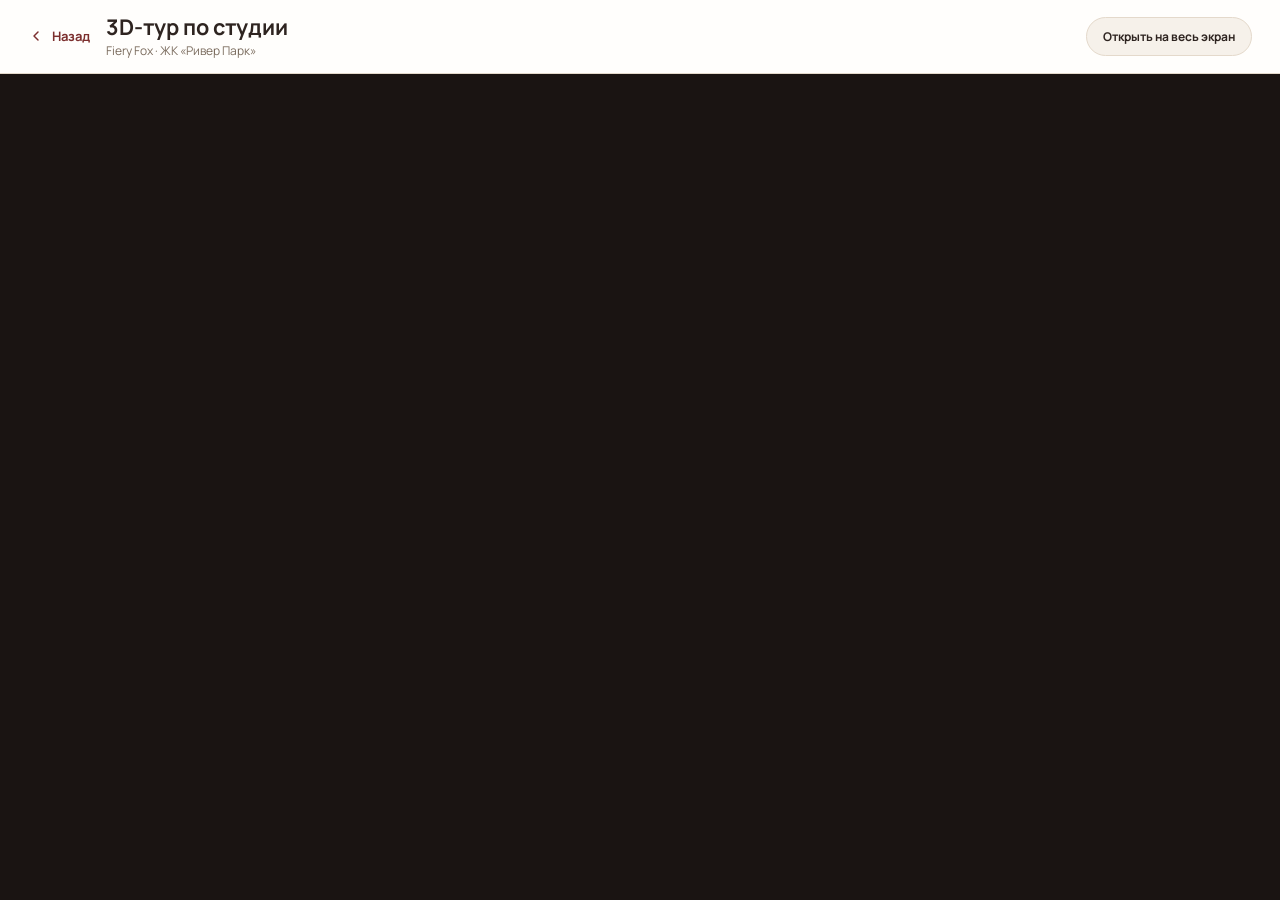
<file: 3dtour/index.html>
<!DOCTYPE html>
<html lang="ru">

<head>
  <meta charset="utf-8">
  <meta name="viewport" content="width=device-width, initial-scale=1.0">
  <meta name="robots" content="noindex, nofollow">
  <title>3D-тур по студии – Fiery Fox</title>
  <meta name="description" content="3D-тур по студии Fiery Fox в ЖК «Ривер Парк».">
  <meta name="theme-color" content="#7C2F2E">

  <link rel="icon" sizes="any" href="../logos/favicon.ico">
  <link rel="icon" type="image/png" sizes="32x32" href="../logos/favicon-32x32.png">
  <link rel="apple-touch-icon" sizes="180x180" href="../logos/apple-touch-icon.png">
  <link rel="preload" href="../fonts/manrope-cyrillic.woff2" as="font" type="font/woff2" crossorigin>
  <link rel="preload" href="../fonts/manrope-latin.woff2" as="font" type="font/woff2" crossorigin>
  <link rel="stylesheet" href="../css/fonts.css">
  <link rel="stylesheet" href="../css/tour.css">
</head>

<body>
  <header class="tour-bar">
    <div class="tour-bar-left">
      <a class="back" href="../#gallery">
        <svg viewBox="0 0 24 24" fill="none" stroke="currentColor" stroke-width="2.2" stroke-linecap="round"
          stroke-linejoin="round" aria-hidden="true">
          <path d="M15 18l-6-6 6-6" />
        </svg>
        Назад
      </a>
      <div class="tour-title">
        <h1>3D-тур по студии</h1>
        <p>Fiery Fox · ЖК «Ривер Парк»</p>
      </div>
    </div>
    <a class="tour-open" href="https://fieryfoxnails.ru/tour_studiya_fiery_fox_nail_art_house_by_natalya_kaptelina/index.html"
      target="_blank" rel="noopener">Открыть на весь экран</a>
  </header>

  <main class="tour-frame">
    <iframe
      src="https://fieryfoxnails.ru/tour_studiya_fiery_fox_nail_art_house_by_natalya_kaptelina/index.html"
      title="3D-тур по студии Fiery Fox"
      allowfullscreen
      loading="eager"
      referrerpolicy="no-referrer-when-downgrade"></iframe>
  </main>
</body>

</html>
</file>
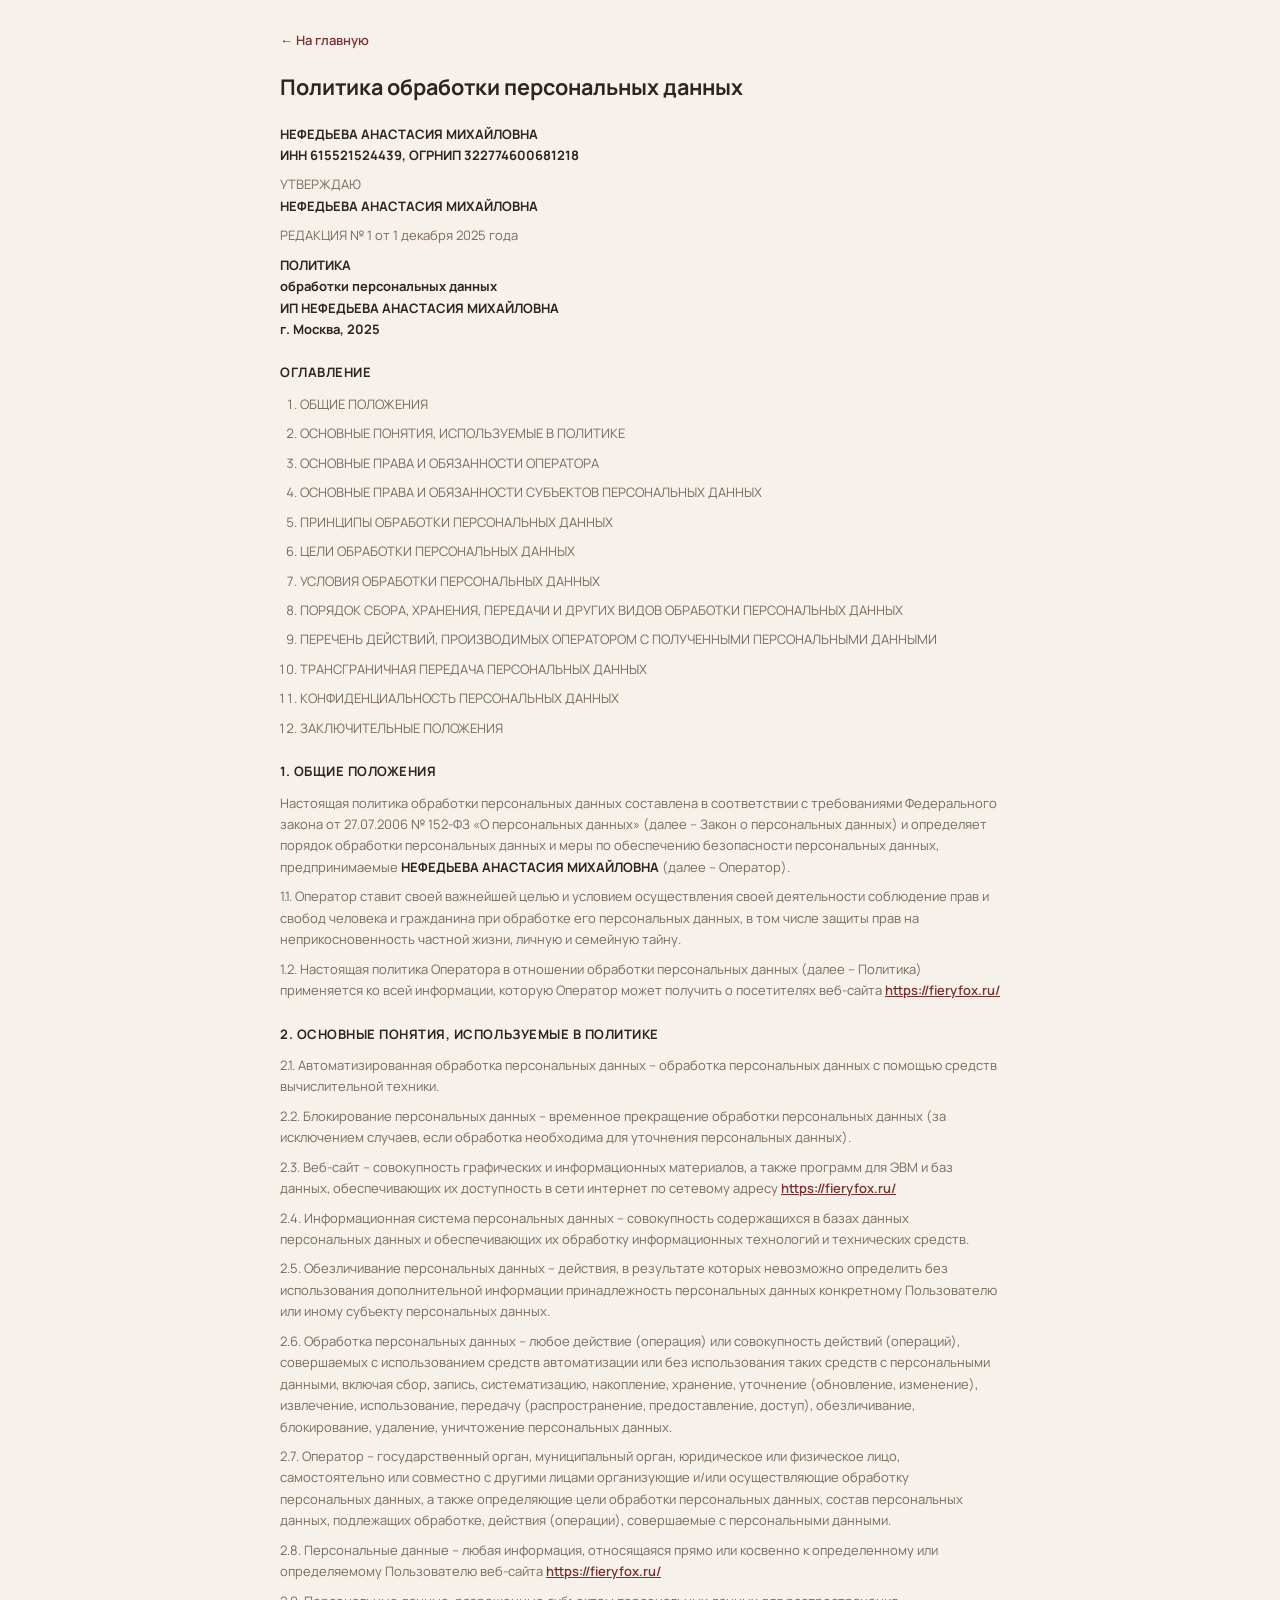
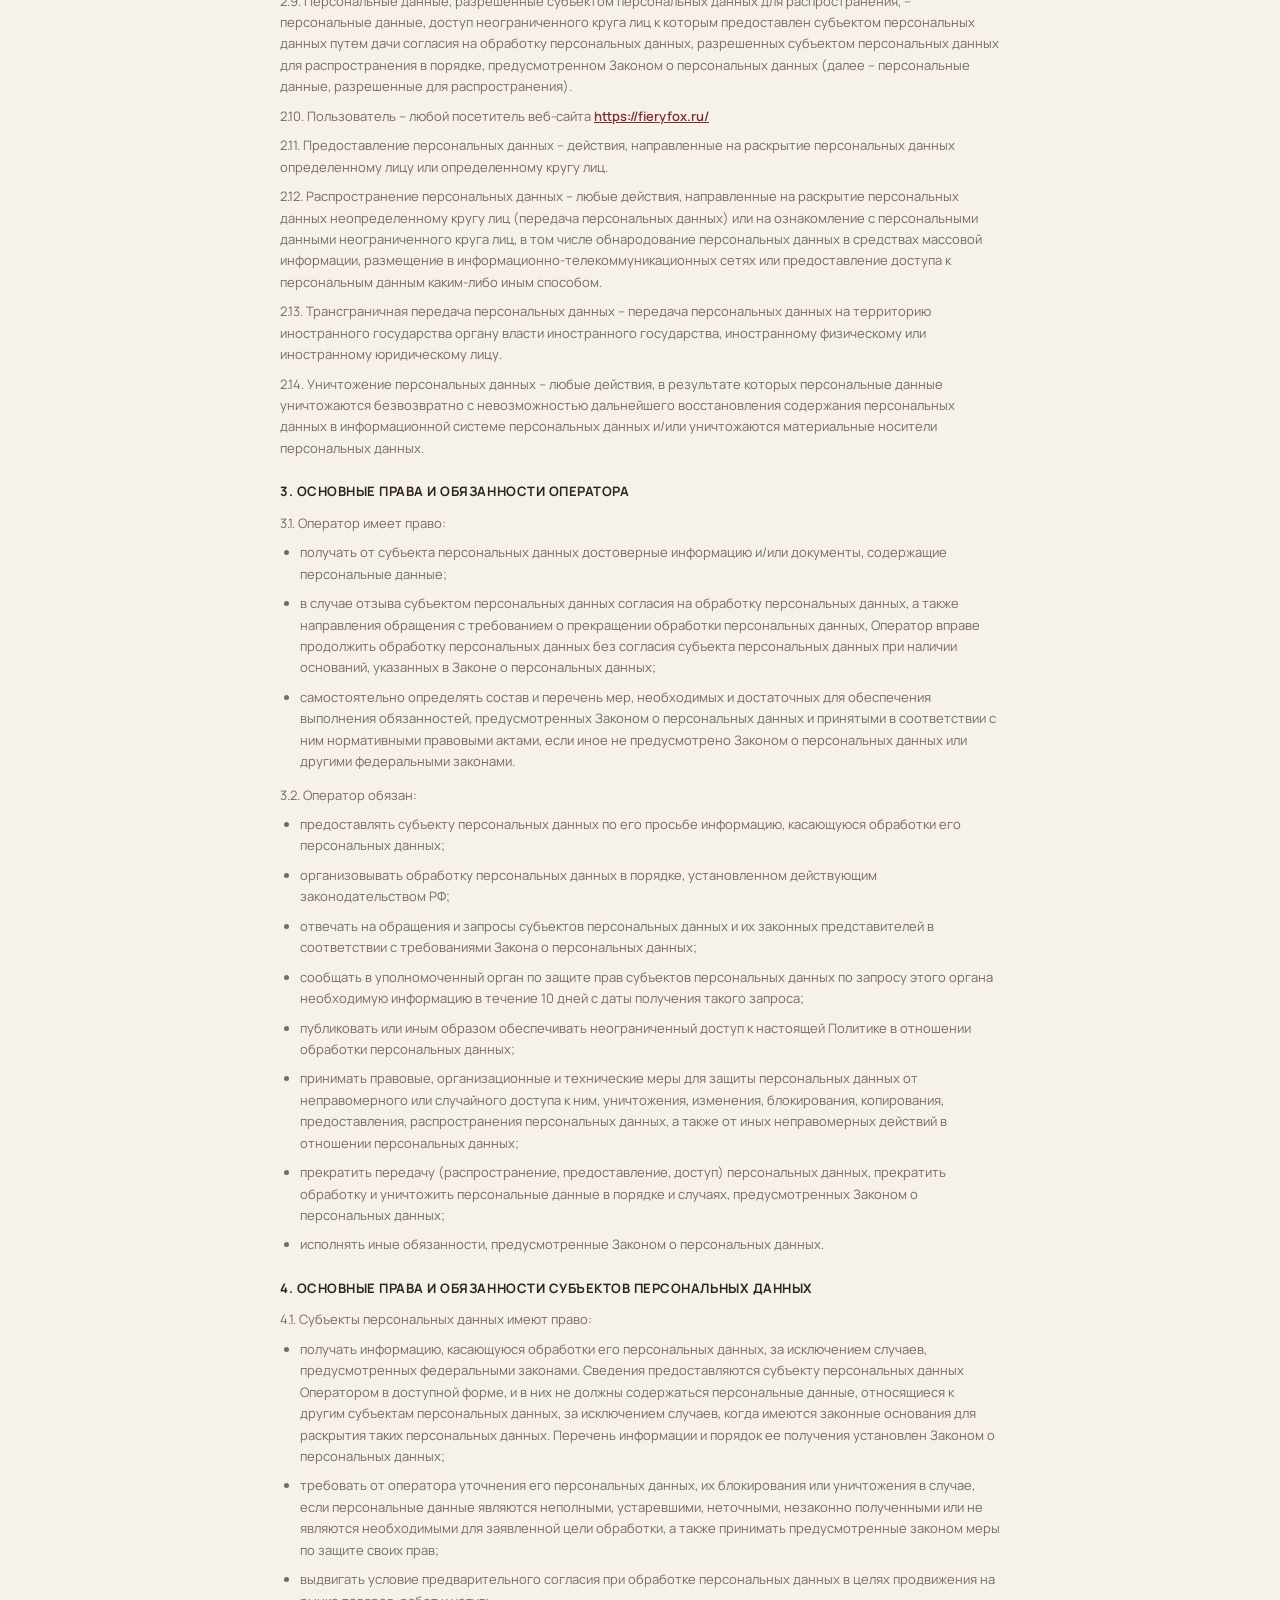
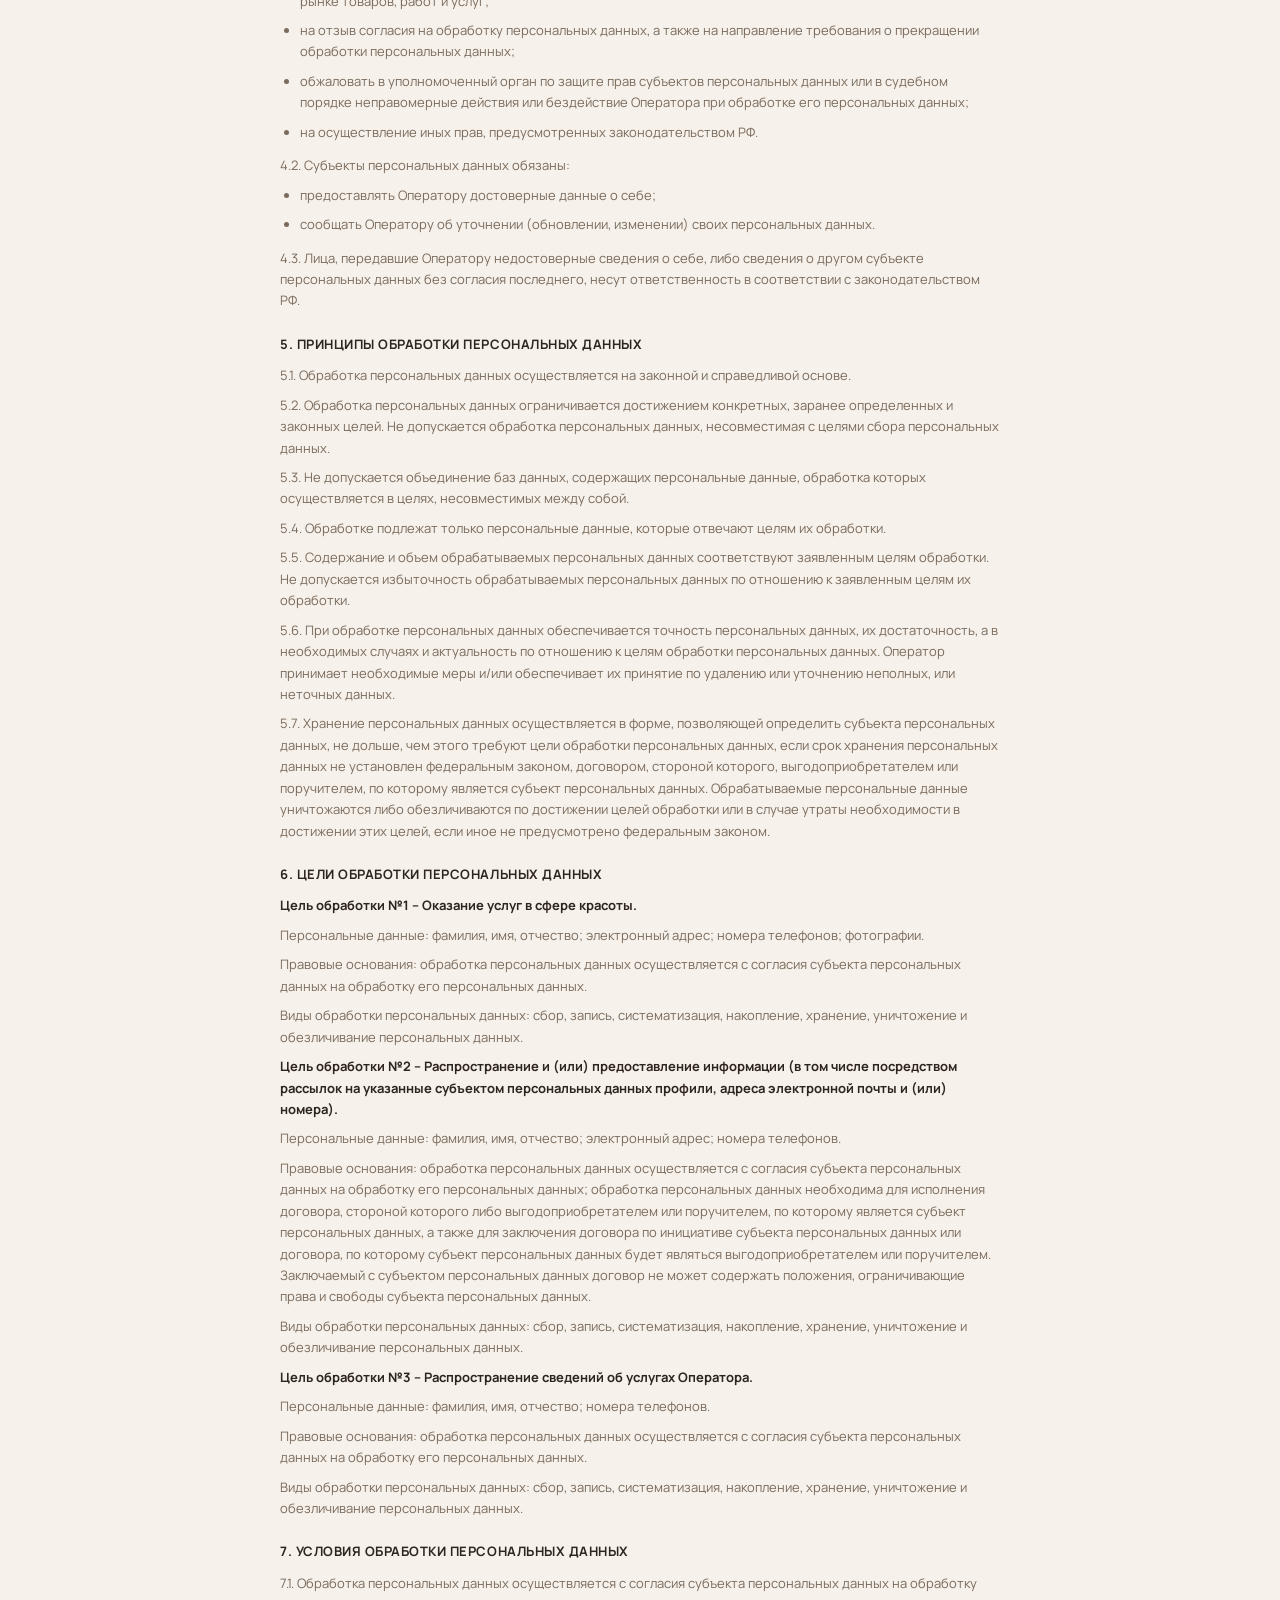
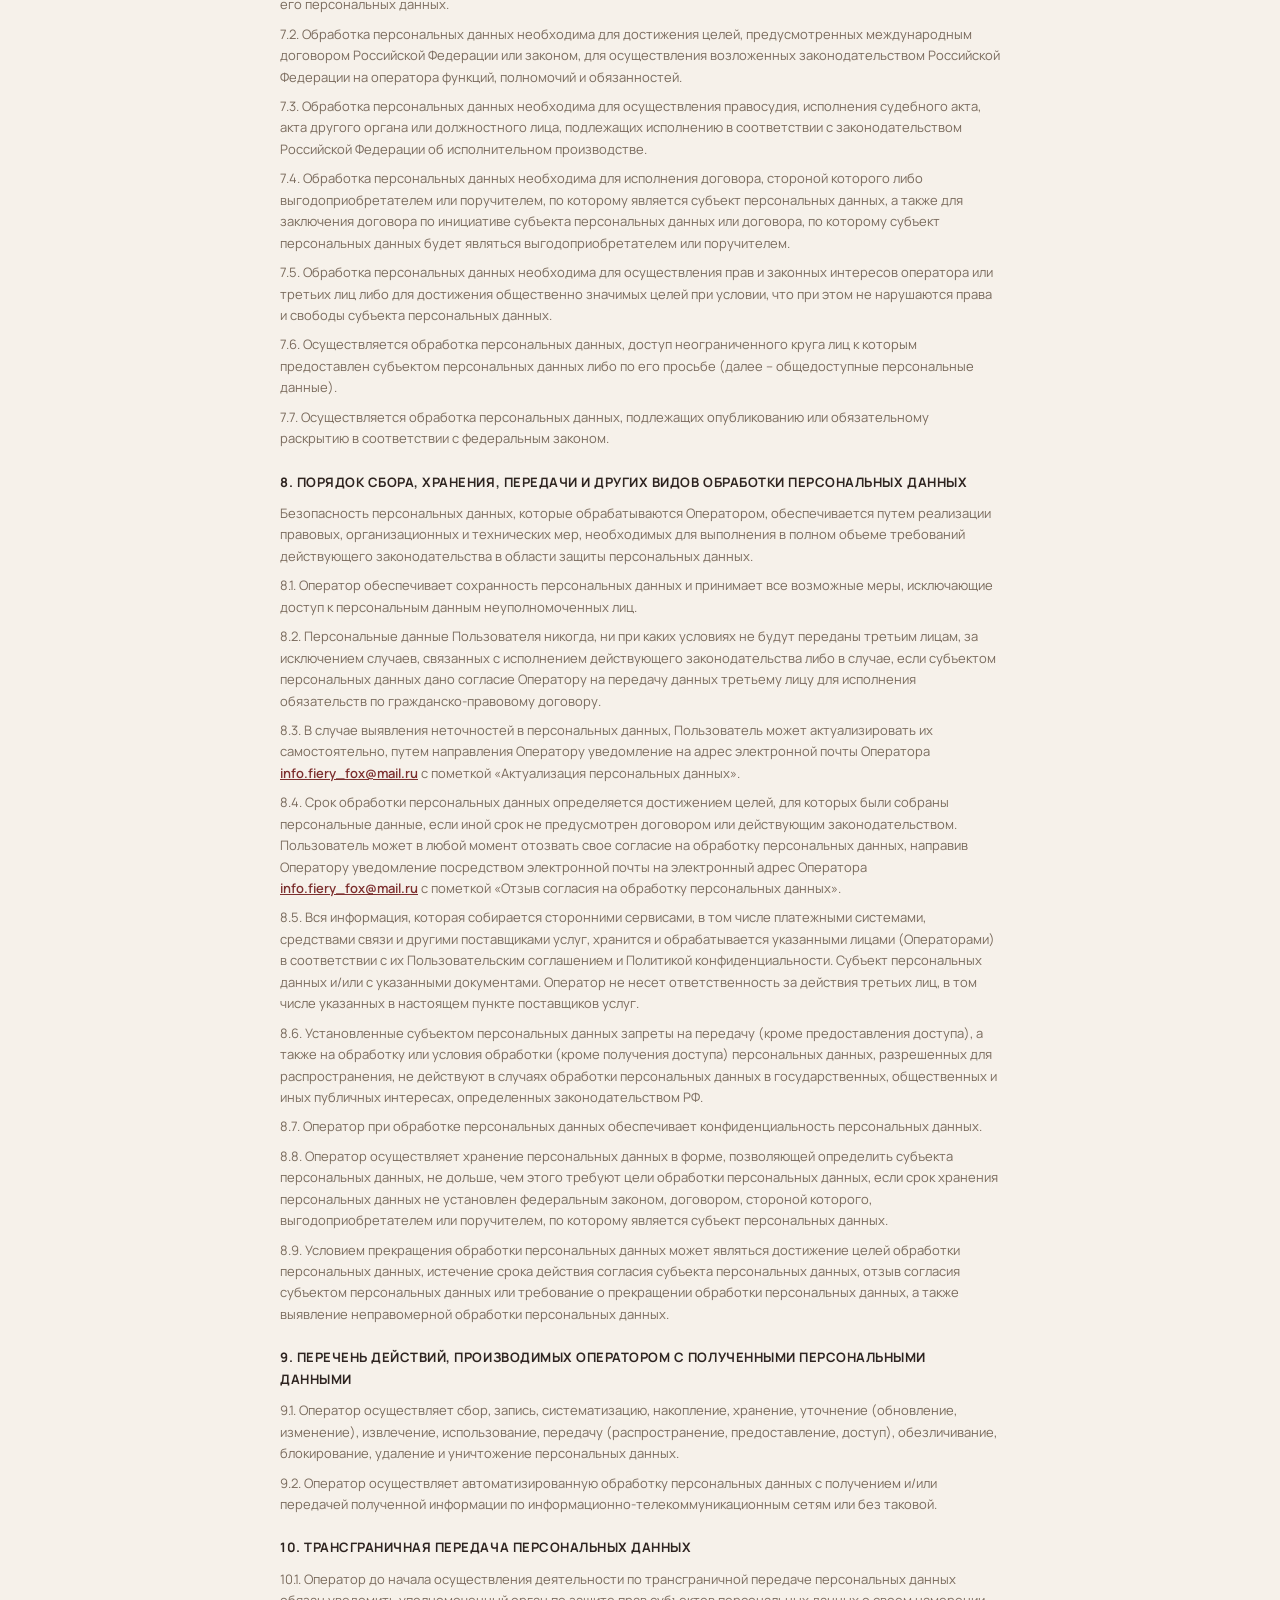
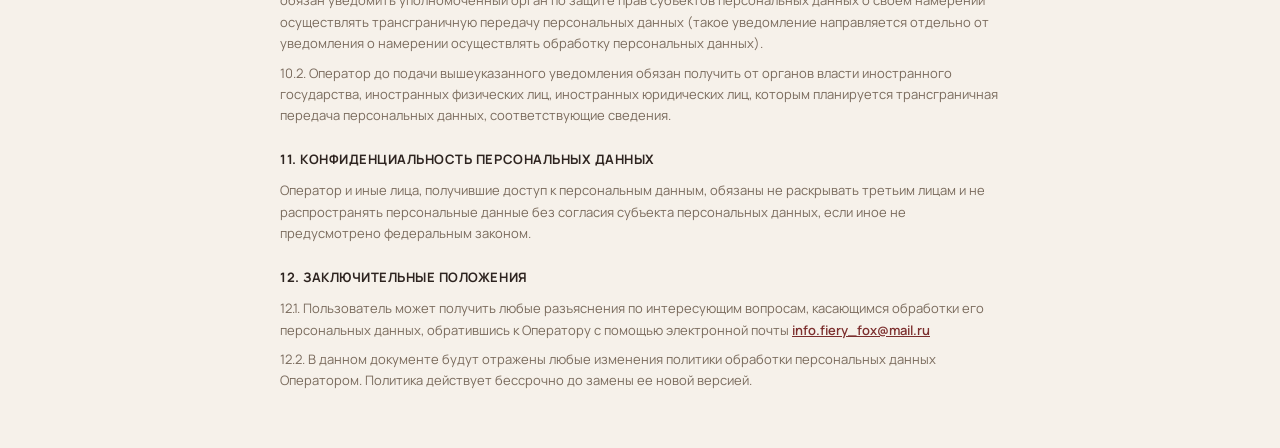
<file: privacy-policy/index.html>
<!DOCTYPE html>
<html lang="ru">

<head>
  <meta charset="utf-8">
  <meta name="viewport" content="width=device-width, initial-scale=1.0">
  <meta name="robots" content="noindex, nofollow">
  <title>Политика обработки персональных данных</title>
  <meta name="description" content="Политика обработки персональных данных Fiery Fox">
  <meta name="theme-color" content="#7C2F2E">

  <link rel="icon" sizes="any" href="../logos/favicon.ico">
  <link rel="icon" type="image/png" sizes="32x32" href="../logos/favicon-32x32.png">
  <link rel="apple-touch-icon" sizes="180x180" href="../logos/apple-touch-icon.png">
  <link rel="preload" href="../fonts/manrope-cyrillic.woff2" as="font" type="font/woff2" crossorigin>
  <link rel="preload" href="../fonts/manrope-latin.woff2" as="font" type="font/woff2" crossorigin>
  <link rel="stylesheet" href="../css/fonts.css">
  <link rel="stylesheet" href="../css/simple.css">
</head>

<body>
  <div class="wrap doc">
    <a class="back" href="../">← На главную</a>
    <h1>Политика обработки персональных данных</h1>
    <p><strong>НЕФЕДЬЕВА АНАСТАСИЯ МИХАЙЛОВНА</strong><br>
      <strong>ИНН 615521524439, ОГРНИП 322774600681218</strong>
    </p>

    <p>УТВЕРЖДАЮ<br>
      <strong>НЕФЕДЬЕВА АНАСТАСИЯ МИХАЙЛОВНА</strong>
    </p>

    <p>РЕДАКЦИЯ № 1 от 1 декабря 2025 года</p>

    <p><strong>ПОЛИТИКА</strong><br>
      <strong>обработки персональных данных</strong><br>
      <strong>ИП НЕФЕДЬЕВА АНАСТАСИЯ МИХАЙЛОВНА</strong><br>
      <strong>г. Москва, 2025</strong>
    </p>

    <h4>ОГЛАВЛЕНИЕ</h4>
    <ol>
      <li>ОБЩИЕ ПОЛОЖЕНИЯ</li>
      <li>ОСНОВНЫЕ ПОНЯТИЯ, ИСПОЛЬЗУЕМЫЕ В ПОЛИТИКЕ</li>
      <li>ОСНОВНЫЕ ПРАВА И ОБЯЗАННОСТИ ОПЕРАТОРА</li>
      <li>ОСНОВНЫЕ ПРАВА И ОБЯЗАННОСТИ СУБЪЕКТОВ ПЕРСОНАЛЬНЫХ ДАННЫХ</li>
      <li>ПРИНЦИПЫ ОБРАБОТКИ ПЕРСОНАЛЬНЫХ ДАННЫХ</li>
      <li>ЦЕЛИ ОБРАБОТКИ ПЕРСОНАЛЬНЫХ ДАННЫХ</li>
      <li>УСЛОВИЯ ОБРАБОТКИ ПЕРСОНАЛЬНЫХ ДАННЫХ</li>
      <li>ПОРЯДОК СБОРА, ХРАНЕНИЯ, ПЕРЕДАЧИ И ДРУГИХ ВИДОВ ОБРАБОТКИ ПЕРСОНАЛЬНЫХ ДАННЫХ</li>
      <li>ПЕРЕЧЕНЬ ДЕЙСТВИЙ, ПРОИЗВОДИМЫХ ОПЕРАТОРОМ С ПОЛУЧЕННЫМИ ПЕРСОНАЛЬНЫМИ ДАННЫМИ</li>
      <li>ТРАНСГРАНИЧНАЯ ПЕРЕДАЧА ПЕРСОНАЛЬНЫХ ДАННЫХ</li>
      <li>КОНФИДЕНЦИАЛЬНОСТЬ ПЕРСОНАЛЬНЫХ ДАННЫХ</li>
      <li>ЗАКЛЮЧИТЕЛЬНЫЕ ПОЛОЖЕНИЯ</li>
    </ol>

    <h4>1. ОБЩИЕ ПОЛОЖЕНИЯ</h4>
    <p>Настоящая политика обработки персональных данных составлена в соответствии с требованиями Федерального закона от
      27.07.2006 № 152-ФЗ «О персональных данных» (далее – Закон о персональных данных) и определяет порядок обработки
      персональных данных и меры по обеспечению безопасности персональных данных, предпринимаемые <strong>НЕФЕДЬЕВА
        АНАСТАСИЯ МИХАЙЛОВНА</strong> (далее – Оператор).</p>
    <p>1.1. Оператор ставит своей важнейшей целью и условием осуществления своей деятельности соблюдение прав и свобод
      человека и гражданина при обработке его персональных данных, в том числе защиты прав на неприкосновенность частной
      жизни, личную и семейную тайну.</p>
    <p>1.2. Настоящая политика Оператора в отношении обработки персональных данных (далее – Политика) применяется ко
      всей
      информации, которую Оператор может получить о посетителях веб-сайта <a
        href="https://fieryfox.ru/">https://fieryfox.ru/</a></p>

    <h4>2. ОСНОВНЫЕ ПОНЯТИЯ, ИСПОЛЬЗУЕМЫЕ В ПОЛИТИКЕ</h4>
    <p>2.1. Автоматизированная обработка персональных данных – обработка персональных данных с помощью средств
      вычислительной техники.</p>
    <p>2.2. Блокирование персональных данных – временное прекращение обработки персональных данных (за исключением
      случаев,
      если обработка необходима для уточнения персональных данных).</p>
    <p>2.3. Веб-сайт – совокупность графических и информационных материалов, а также программ для ЭВМ и баз данных,
      обеспечивающих их доступность в сети интернет по сетевому адресу <a
        href="https://fieryfox.ru/">https://fieryfox.ru/</a></p>
    <p>2.4. Информационная система персональных данных – совокупность содержащихся в базах данных персональных данных и
      обеспечивающих их обработку информационных технологий и технических средств.</p>
    <p>2.5. Обезличивание персональных данных – действия, в результате которых невозможно определить без использования
      дополнительной информации принадлежность персональных данных конкретному Пользователю или иному субъекту
      персональных
      данных.</p>
    <p>2.6. Обработка персональных данных – любое действие (операция) или совокупность действий (операций), совершаемых
      с
      использованием средств автоматизации или без использования таких средств с персональными данными, включая сбор,
      запись, систематизацию, накопление, хранение, уточнение (обновление, изменение), извлечение, использование,
      передачу
      (распространение, предоставление, доступ), обезличивание, блокирование, удаление, уничтожение персональных данных.
    </p>
    <p>2.7. Оператор – государственный орган, муниципальный орган, юридическое или физическое лицо, самостоятельно или
      совместно с другими лицами организующие и/или осуществляющие обработку персональных данных, а также определяющие
      цели
      обработки персональных данных, состав персональных данных, подлежащих обработке, действия (операции), совершаемые
      с
      персональными данными.</p>
    <p>2.8. Персональные данные – любая информация, относящаяся прямо или косвенно к определенному или определяемому
      Пользователю веб-сайта <a href="https://fieryfox.ru/">https://fieryfox.ru/</a></p>
    <p>2.9. Персональные данные, разрешенные субъектом персональных данных для распространения, – персональные данные,
      доступ неограниченного круга лиц к которым предоставлен субъектом персональных данных путем дачи согласия на
      обработку
      персональных данных, разрешенных субъектом персональных данных для распространения в порядке, предусмотренном
      Законом
      о персональных данных (далее – персональные данные, разрешенные для распространения).</p>
    <p>2.10. Пользователь – любой посетитель веб-сайта <a href="https://fieryfox.ru/">https://fieryfox.ru/</a>
    </p>
    <p>2.11. Предоставление персональных данных – действия, направленные на раскрытие персональных данных определенному
      лицу
      или определенному кругу лиц.</p>
    <p>2.12. Распространение персональных данных – любые действия, направленные на раскрытие персональных данных
      неопределенному кругу лиц (передача персональных данных) или на ознакомление с персональными данными
      неограниченного
      круга лиц, в том числе обнародование персональных данных в средствах массовой информации, размещение в
      информационно-телекоммуникационных сетях или предоставление доступа к персональным данным каким-либо иным
      способом.
    </p>
    <p>2.13. Трансграничная передача персональных данных – передача персональных данных на территорию иностранного
      государства органу власти иностранного государства, иностранному физическому или иностранному юридическому лицу.
    </p>
    <p>2.14. Уничтожение персональных данных – любые действия, в результате которых персональные данные уничтожаются
      безвозвратно с невозможностью дальнейшего восстановления содержания персональных данных в информационной системе
      персональных данных и/или уничтожаются материальные носители персональных данных.</p>

    <h4>3. ОСНОВНЫЕ ПРАВА И ОБЯЗАННОСТИ ОПЕРАТОРА</h4>
    <p>3.1. Оператор имеет право:</p>
    <ul>
      <li>получать от субъекта персональных данных достоверные информацию и/или документы, содержащие персональные
        данные;
      </li>
      <li>в случае отзыва субъектом персональных данных согласия на обработку персональных данных, а также направления
        обращения с требованием о прекращении обработки персональных данных, Оператор вправе продолжить обработку
        персональных данных без согласия субъекта персональных данных при наличии оснований, указанных в Законе о
        персональных данных;</li>
      <li>самостоятельно определять состав и перечень мер, необходимых и достаточных для обеспечения выполнения
        обязанностей, предусмотренных Законом о персональных данных и принятыми в соответствии с ним нормативными
        правовыми
        актами, если иное не предусмотрено Законом о персональных данных или другими федеральными законами.</li>
    </ul>
    <p>3.2. Оператор обязан:</p>
    <ul>
      <li>предоставлять субъекту персональных данных по его просьбе информацию, касающуюся обработки его персональных
        данных;</li>
      <li>организовывать обработку персональных данных в порядке, установленном действующим законодательством РФ;</li>
      <li>отвечать на обращения и запросы субъектов персональных данных и их законных представителей в соответствии с
        требованиями Закона о персональных данных;</li>
      <li>сообщать в уполномоченный орган по защите прав субъектов персональных данных по запросу этого органа
        необходимую
        информацию в течение 10 дней с даты получения такого запроса;</li>
      <li>публиковать или иным образом обеспечивать неограниченный доступ к настоящей Политике в отношении обработки
        персональных данных;</li>
      <li>принимать правовые, организационные и технические меры для защиты персональных данных от неправомерного или
        случайного доступа к ним, уничтожения, изменения, блокирования, копирования, предоставления, распространения
        персональных данных, а также от иных неправомерных действий в отношении персональных данных;</li>
      <li>прекратить передачу (распространение, предоставление, доступ) персональных данных, прекратить обработку и
        уничтожить персональные данные в порядке и случаях, предусмотренных Законом о персональных данных;</li>
      <li>исполнять иные обязанности, предусмотренные Законом о персональных данных.</li>
    </ul>

    <h4>4. ОСНОВНЫЕ ПРАВА И ОБЯЗАННОСТИ СУБЪЕКТОВ ПЕРСОНАЛЬНЫХ ДАННЫХ</h4>
    <p>4.1. Субъекты персональных данных имеют право:</p>
    <ul>
      <li>получать информацию, касающуюся обработки его персональных данных, за исключением случаев, предусмотренных
        федеральными законами. Сведения предоставляются субъекту персональных данных Оператором в доступной форме, и в
        них
        не должны содержаться персональные данные, относящиеся к другим субъектам персональных данных, за исключением
        случаев, когда имеются законные основания для раскрытия таких персональных данных. Перечень информации и порядок
        ее
        получения установлен Законом о персональных данных;</li>
      <li>требовать от оператора уточнения его персональных данных, их блокирования или уничтожения в случае, если
        персональные данные являются неполными, устаревшими, неточными, незаконно полученными или не являются
        необходимыми
        для заявленной цели обработки, а также принимать предусмотренные законом меры по защите своих прав;</li>
      <li>выдвигать условие предварительного согласия при обработке персональных данных в целях продвижения на рынке
        товаров, работ и услуг;</li>
      <li>на отзыв согласия на обработку персональных данных, а также на направление требования о прекращении обработки
        персональных данных;</li>
      <li>обжаловать в уполномоченный орган по защите прав субъектов персональных данных или в судебном порядке
        неправомерные действия или бездействие Оператора при обработке его персональных данных;</li>
      <li>на осуществление иных прав, предусмотренных законодательством РФ.</li>
    </ul>
    <p>4.2. Субъекты персональных данных обязаны:</p>
    <ul>
      <li>предоставлять Оператору достоверные данные о себе;</li>
      <li>сообщать Оператору об уточнении (обновлении, изменении) своих персональных данных.</li>
    </ul>
    <p>4.3. Лица, передавшие Оператору недостоверные сведения о себе, либо сведения о другом субъекте персональных
      данных
      без согласия последнего, несут ответственность в соответствии с законодательством РФ.</p>

    <h4>5. ПРИНЦИПЫ ОБРАБОТКИ ПЕРСОНАЛЬНЫХ ДАННЫХ</h4>
    <p>5.1. Обработка персональных данных осуществляется на законной и справедливой основе.</p>
    <p>5.2. Обработка персональных данных ограничивается достижением конкретных, заранее определенных и законных целей.
      Не
      допускается обработка персональных данных, несовместимая с целями сбора персональных данных.</p>
    <p>5.3. Не допускается объединение баз данных, содержащих персональные данные, обработка которых осуществляется в
      целях,
      несовместимых между собой.</p>
    <p>5.4. Обработке подлежат только персональные данные, которые отвечают целям их обработки.</p>
    <p>5.5. Содержание и объем обрабатываемых персональных данных соответствуют заявленным целям обработки. Не
      допускается
      избыточность обрабатываемых персональных данных по отношению к заявленным целям их обработки.</p>
    <p>5.6. При обработке персональных данных обеспечивается точность персональных данных, их достаточность, а в
      необходимых
      случаях и актуальность по отношению к целям обработки персональных данных. Оператор принимает необходимые меры
      и/или
      обеспечивает их принятие по удалению или уточнению неполных, или неточных данных.</p>
    <p>5.7. Хранение персональных данных осуществляется в форме, позволяющей определить субъекта персональных данных, не
      дольше, чем этого требуют цели обработки персональных данных, если срок хранения персональных данных не установлен
      федеральным законом, договором, стороной которого, выгодоприобретателем или поручителем, по которому является
      субъект
      персональных данных. Обрабатываемые персональные данные уничтожаются либо обезличиваются по достижении целей
      обработки
      или в случае утраты необходимости в достижении этих целей, если иное не предусмотрено федеральным законом.</p>

    <h4>6. ЦЕЛИ ОБРАБОТКИ ПЕРСОНАЛЬНЫХ ДАННЫХ</h4>
    <p><strong>Цель обработки №1 – Оказание услуг в сфере красоты.</strong></p>
    <p>Персональные данные: фамилия, имя, отчество; электронный адрес; номера телефонов; фотографии.</p>
    <p>Правовые основания: обработка персональных данных осуществляется с согласия субъекта персональных данных на
      обработку
      его персональных данных.</p>
    <p>Виды обработки персональных данных: сбор, запись, систематизация, накопление, хранение, уничтожение и
      обезличивание
      персональных данных.</p>

    <p><strong>Цель обработки №2 – Распространение и (или) предоставление информации (в том числе посредством рассылок
        на
        указанные субъектом персональных данных профили, адреса электронной почты и (или) номера).</strong></p>
    <p>Персональные данные: фамилия, имя, отчество; электронный адрес; номера телефонов.</p>
    <p>Правовые основания: обработка персональных данных осуществляется с согласия субъекта персональных данных на
      обработку
      его персональных данных; обработка персональных данных необходима для исполнения договора, стороной которого либо
      выгодоприобретателем или поручителем, по которому является субъект персональных данных, а также для заключения
      договора по инициативе субъекта персональных данных или договора, по которому субъект персональных данных будет
      являться выгодоприобретателем или поручителем. Заключаемый с субъектом персональных данных договор не может
      содержать
      положения, ограничивающие права и свободы субъекта персональных данных.</p>
    <p>Виды обработки персональных данных: сбор, запись, систематизация, накопление, хранение, уничтожение и
      обезличивание
      персональных данных.</p>

    <p><strong>Цель обработки №3 – Распространение сведений об услугах Оператора.</strong></p>
    <p>Персональные данные: фамилия, имя, отчество; номера телефонов.</p>
    <p>Правовые основания: обработка персональных данных осуществляется с согласия субъекта персональных данных на
      обработку
      его персональных данных.</p>
    <p>Виды обработки персональных данных: сбор, запись, систематизация, накопление, хранение, уничтожение и
      обезличивание
      персональных данных.</p>

    <h4>7. УСЛОВИЯ ОБРАБОТКИ ПЕРСОНАЛЬНЫХ ДАННЫХ</h4>
    <p>7.1. Обработка персональных данных осуществляется с согласия субъекта персональных данных на обработку его
      персональных данных.</p>
    <p>7.2. Обработка персональных данных необходима для достижения целей, предусмотренных международным договором
      Российской Федерации или законом, для осуществления возложенных законодательством Российской Федерации на
      оператора
      функций, полномочий и обязанностей.</p>
    <p>7.3. Обработка персональных данных необходима для осуществления правосудия, исполнения судебного акта, акта
      другого
      органа или должностного лица, подлежащих исполнению в соответствии с законодательством Российской Федерации об
      исполнительном производстве.</p>
    <p>7.4. Обработка персональных данных необходима для исполнения договора, стороной которого либо
      выгодоприобретателем
      или поручителем, по которому является субъект персональных данных, а также для заключения договора по инициативе
      субъекта персональных данных или договора, по которому субъект персональных данных будет являться
      выгодоприобретателем
      или поручителем.</p>
    <p>7.5. Обработка персональных данных необходима для осуществления прав и законных интересов оператора или третьих
      лиц
      либо для достижения общественно значимых целей при условии, что при этом не нарушаются права и свободы субъекта
      персональных данных.</p>
    <p>7.6. Осуществляется обработка персональных данных, доступ неограниченного круга лиц к которым предоставлен
      субъектом
      персональных данных либо по его просьбе (далее – общедоступные персональные данные).</p>
    <p>7.7. Осуществляется обработка персональных данных, подлежащих опубликованию или обязательному раскрытию в
      соответствии с федеральным законом.</p>

    <h4>8. ПОРЯДОК СБОРА, ХРАНЕНИЯ, ПЕРЕДАЧИ И ДРУГИХ ВИДОВ ОБРАБОТКИ ПЕРСОНАЛЬНЫХ ДАННЫХ</h4>
    <p>Безопасность персональных данных, которые обрабатываются Оператором, обеспечивается путем реализации правовых,
      организационных и технических мер, необходимых для выполнения в полном объеме требований действующего
      законодательства
      в области защиты персональных данных.</p>
    <p>8.1. Оператор обеспечивает сохранность персональных данных и принимает все возможные меры, исключающие доступ к
      персональным данным неуполномоченных лиц.</p>
    <p>8.2. Персональные данные Пользователя никогда, ни при каких условиях не будут переданы третьим лицам, за
      исключением
      случаев, связанных с исполнением действующего законодательства либо в случае, если субъектом персональных данных
      дано
      согласие Оператору на передачу данных третьему лицу для исполнения обязательств по гражданско-правовому договору.
    </p>
    <p>8.3. В случае выявления неточностей в персональных данных, Пользователь может актуализировать их самостоятельно,
      путем направления Оператору уведомление на адрес электронной почты Оператора <a
        href="mailto:info.fiery_fox@mail.ru">info.fiery_fox@mail.ru</a> с пометкой «Актуализация персональных данных».
    </p>
    <p>8.4. Срок обработки персональных данных определяется достижением целей, для которых были собраны персональные
      данные,
      если иной срок не предусмотрен договором или действующим законодательством. Пользователь может в любой момент
      отозвать
      свое согласие на обработку персональных данных, направив Оператору уведомление посредством электронной почты на
      электронный адрес Оператора <a href="mailto:info.fiery_fox@mail.ru">info.fiery_fox@mail.ru</a> с пометкой «Отзыв
      согласия на обработку персональных данных».</p>
    <p>8.5. Вся информация, которая собирается сторонними сервисами, в том числе платежными системами, средствами связи
      и
      другими поставщиками услуг, хранится и обрабатывается указанными лицами (Операторами) в соответствии с их
      Пользовательским соглашением и Политикой конфиденциальности. Субъект персональных данных и/или с указанными
      документами. Оператор не несет ответственность за действия третьих лиц, в том числе указанных в настоящем пункте
      поставщиков услуг.</p>
    <p>8.6. Установленные субъектом персональных данных запреты на передачу (кроме предоставления доступа), а также на
      обработку или условия обработки (кроме получения доступа) персональных данных, разрешенных для распространения, не
      действуют в случаях обработки персональных данных в государственных, общественных и иных публичных интересах,
      определенных законодательством РФ.</p>
    <p>8.7. Оператор при обработке персональных данных обеспечивает конфиденциальность персональных данных.</p>
    <p>8.8. Оператор осуществляет хранение персональных данных в форме, позволяющей определить субъекта персональных
      данных,
      не дольше, чем этого требуют цели обработки персональных данных, если срок хранения персональных данных не
      установлен
      федеральным законом, договором, стороной которого, выгодоприобретателем или поручителем, по которому является
      субъект
      персональных данных.</p>
    <p>8.9. Условием прекращения обработки персональных данных может являться достижение целей обработки персональных
      данных, истечение срока действия согласия субъекта персональных данных, отзыв согласия субъектом персональных
      данных
      или требование о прекращении обработки персональных данных, а также выявление неправомерной обработки персональных
      данных.</p>

    <h4>9. ПЕРЕЧЕНЬ ДЕЙСТВИЙ, ПРОИЗВОДИМЫХ ОПЕРАТОРОМ С ПОЛУЧЕННЫМИ ПЕРСОНАЛЬНЫМИ ДАННЫМИ</h4>
    <p>9.1. Оператор осуществляет сбор, запись, систематизацию, накопление, хранение, уточнение (обновление, изменение),
      извлечение, использование, передачу (распространение, предоставление, доступ), обезличивание, блокирование,
      удаление и
      уничтожение персональных данных.</p>
    <p>9.2. Оператор осуществляет автоматизированную обработку персональных данных с получением и/или передачей
      полученной
      информации по информационно-телекоммуникационным сетям или без таковой.</p>

    <h4>10. ТРАНСГРАНИЧНАЯ ПЕРЕДАЧА ПЕРСОНАЛЬНЫХ ДАННЫХ</h4>
    <p>10.1. Оператор до начала осуществления деятельности по трансграничной передаче персональных данных обязан
      уведомить
      уполномоченный орган по защите прав субъектов персональных данных о своем намерении осуществлять трансграничную
      передачу персональных данных (такое уведомление направляется отдельно от уведомления о намерении осуществлять
      обработку персональных данных).</p>
    <p>10.2. Оператор до подачи вышеуказанного уведомления обязан получить от органов власти иностранного государства,
      иностранных физических лиц, иностранных юридических лиц, которым планируется трансграничная передача персональных
      данных, соответствующие сведения.</p>

    <h4>11. КОНФИДЕНЦИАЛЬНОСТЬ ПЕРСОНАЛЬНЫХ ДАННЫХ</h4>
    <p>Оператор и иные лица, получившие доступ к персональным данным, обязаны не раскрывать третьим лицам и не
      распространять персональные данные без согласия субъекта персональных данных, если иное не предусмотрено
      федеральным
      законом.</p>

    <h4>12. ЗАКЛЮЧИТЕЛЬНЫЕ ПОЛОЖЕНИЯ</h4>
    <p>12.1. Пользователь может получить любые разъяснения по интересующим вопросам, касающимся обработки его
      персональных
      данных, обратившись к Оператору с помощью электронной почты <a
        href="mailto:info.fiery_fox@mail.ru">info.fiery_fox@mail.ru</a></p>
    <p>12.2. В данном документе будут отражены любые изменения политики обработки персональных данных Оператором.
      Политика
      действует бессрочно до замены ее новой версией.</p>
  </div>
</body>

</html>
</file>
<file: css/fonts.css>
/* Local OFL fonts: Manrope + Newsreader (same files Google Fonts served). */

@font-face {
  font-family: "Manrope";
  font-style: normal;
  font-weight: 400 800;
  font-display: swap;
  src: url("../fonts/manrope-cyrillic.woff2") format("woff2");
  unicode-range: U+0301, U+0400-045F, U+0490-0491, U+04B0-04B1, U+2116;
}

@font-face {
  font-family: "Manrope";
  font-style: normal;
  font-weight: 400 800;
  font-display: swap;
  src: url("../fonts/manrope-latin.woff2") format("woff2");
  unicode-range: U+0000-00FF, U+0131, U+0152-0153, U+02BB-02BC, U+02C6, U+02DA, U+02DC, U+0304, U+0308, U+0329, U+2000-206F, U+20AC, U+2122, U+2191, U+2193, U+2212, U+2215, U+FEFF, U+FFFD;
}

@font-face {
  font-family: "Newsreader";
  font-style: normal;
  font-weight: 400 600;
  font-display: swap;
  src: url("../fonts/newsreader-latin.woff2") format("woff2");
  unicode-range: U+0000-00FF, U+0131, U+0152-0153, U+02BB-02BC, U+02C6, U+02DA, U+02DC, U+0304, U+0308, U+0329, U+2000-206F, U+20AC, U+2122, U+2191, U+2193, U+2212, U+2215, U+FEFF, U+FFFD;
}

@font-face {
  font-family: "Newsreader";
  font-style: italic;
  font-weight: 400 600;
  font-display: swap;
  src: url("../fonts/newsreader-italic-latin.woff2") format("woff2");
  unicode-range: U+0000-00FF, U+0131, U+0152-0153, U+02BB-02BC, U+02C6, U+02DA, U+02DC, U+0304, U+0308, U+0329, U+2000-206F, U+20AC, U+2122, U+2191, U+2193, U+2212, U+2215, U+FEFF, U+FFFD;
}
</file>
<file: css/tour.css>
:root {
  --bg: #F6F1EA;
  --surface: #FFFEFC;
  --ink: #2E2420;
  --ink-soft: #7A6B5D;
  --accent: #7C2F2E;
  --line: #E4D9CB;
}

* {
  margin: 0;
  padding: 0;
  box-sizing: border-box;
}

html,
body {
  height: 100%;
}

body {
  background: var(--bg);
  color: var(--ink);
  font-family: Manrope, -apple-system, sans-serif;
  display: flex;
  flex-direction: column;
  overflow: hidden;
}

.tour-bar {
  flex-shrink: 0;
  display: flex;
  align-items: center;
  justify-content: space-between;
  gap: 16px;
  padding: 14px clamp(16px, 3vw, 28px);
  background: var(--surface);
  border-bottom: 1px solid var(--line);
}

.tour-bar-left {
  display: flex;
  align-items: center;
  gap: 16px;
  min-width: 0;
}

.back {
  display: inline-flex;
  align-items: center;
  gap: 8px;
  font-size: 13px;
  font-weight: 700;
  color: var(--accent);
  text-decoration: none;
  white-space: nowrap;
}

.back:hover {
  text-decoration: underline;
}

.back svg {
  width: 16px;
  height: 16px;
  flex-shrink: 0;
}

.tour-title {
  min-width: 0;
}

.tour-title h1 {
  font-size: clamp(1.05rem, 2.2vw, 1.35rem);
  font-weight: 700;
  line-height: 1.2;
  white-space: nowrap;
  overflow: hidden;
  text-overflow: ellipsis;
  margin: 0;
}

.tour-title p {
  font-size: 12px;
  color: var(--ink-soft);
  margin: 2px 0 0;
}

.tour-open {
  display: inline-flex;
  align-items: center;
  padding: 10px 16px;
  border-radius: 100px;
  border: 1px solid var(--line);
  font-size: 12px;
  font-weight: 700;
  color: var(--ink);
  text-decoration: none;
  white-space: nowrap;
  background: var(--bg);
}

.tour-open:hover {
  border-color: var(--ink);
}

.tour-frame {
  flex: 1;
  min-height: 0;
  position: relative;
  background: #1a1412;
}

.tour-frame iframe {
  position: absolute;
  inset: 0;
  width: 100%;
  height: 100%;
  border: 0;
  display: block;
}

@media (max-width: 560px) {
  .tour-title p {
    display: none;
  }

  .tour-open {
    display: none;
  }
}
</file>
<file: css/simple.css>
:root {
  --bg: #F6F1EA;
  --ink: #2E2420;
  --ink-soft: #7A6B5D;
  --accent: #7C2F2E;
}

* {
  margin: 0;
  padding: 0;
  box-sizing: border-box;
}

body {
  background: var(--bg);
  color: var(--ink);
  font-family: Manrope, -apple-system, sans-serif;
  font-size: 15px;
  line-height: 1.65;
  padding: 28px 22px 48px;
}

.wrap {
  max-width: 720px;
  margin: 0 auto;
}

.back {
  display: inline-block;
  margin-bottom: 22px;
  font-size: 13px;
  font-weight: 700;
  color: var(--accent);
  text-decoration: none;
}

.back:hover {
  text-decoration: underline;
}

h1 {
  font-size: 1.35rem;
  font-weight: 700;
  margin-bottom: 12px;
  line-height: 1.3;
}

p {
  font-size: 15px;
  color: var(--ink-soft);
  margin-bottom: 22px;
}

.doc h1 {
  margin-bottom: 22px;
}

.doc h4 {
  font-size: 13px;
  margin: 22px 0 10px;
  font-weight: 700;
  text-transform: uppercase;
  letter-spacing: 0.04em;
}

.doc p,
.doc li {
  font-size: 13px;
  color: var(--ink-soft);
  line-height: 1.65;
  margin-bottom: 8px;
}

.doc ul,
.doc ol {
  padding-left: 20px;
  margin-bottom: 12px;
}

.doc ol {
  list-style: decimal;
}

.doc ul {
  list-style: disc;
}

.doc a {
  color: var(--accent);
  font-weight: 600;
}

.doc strong {
  color: var(--ink);
}
</file>
